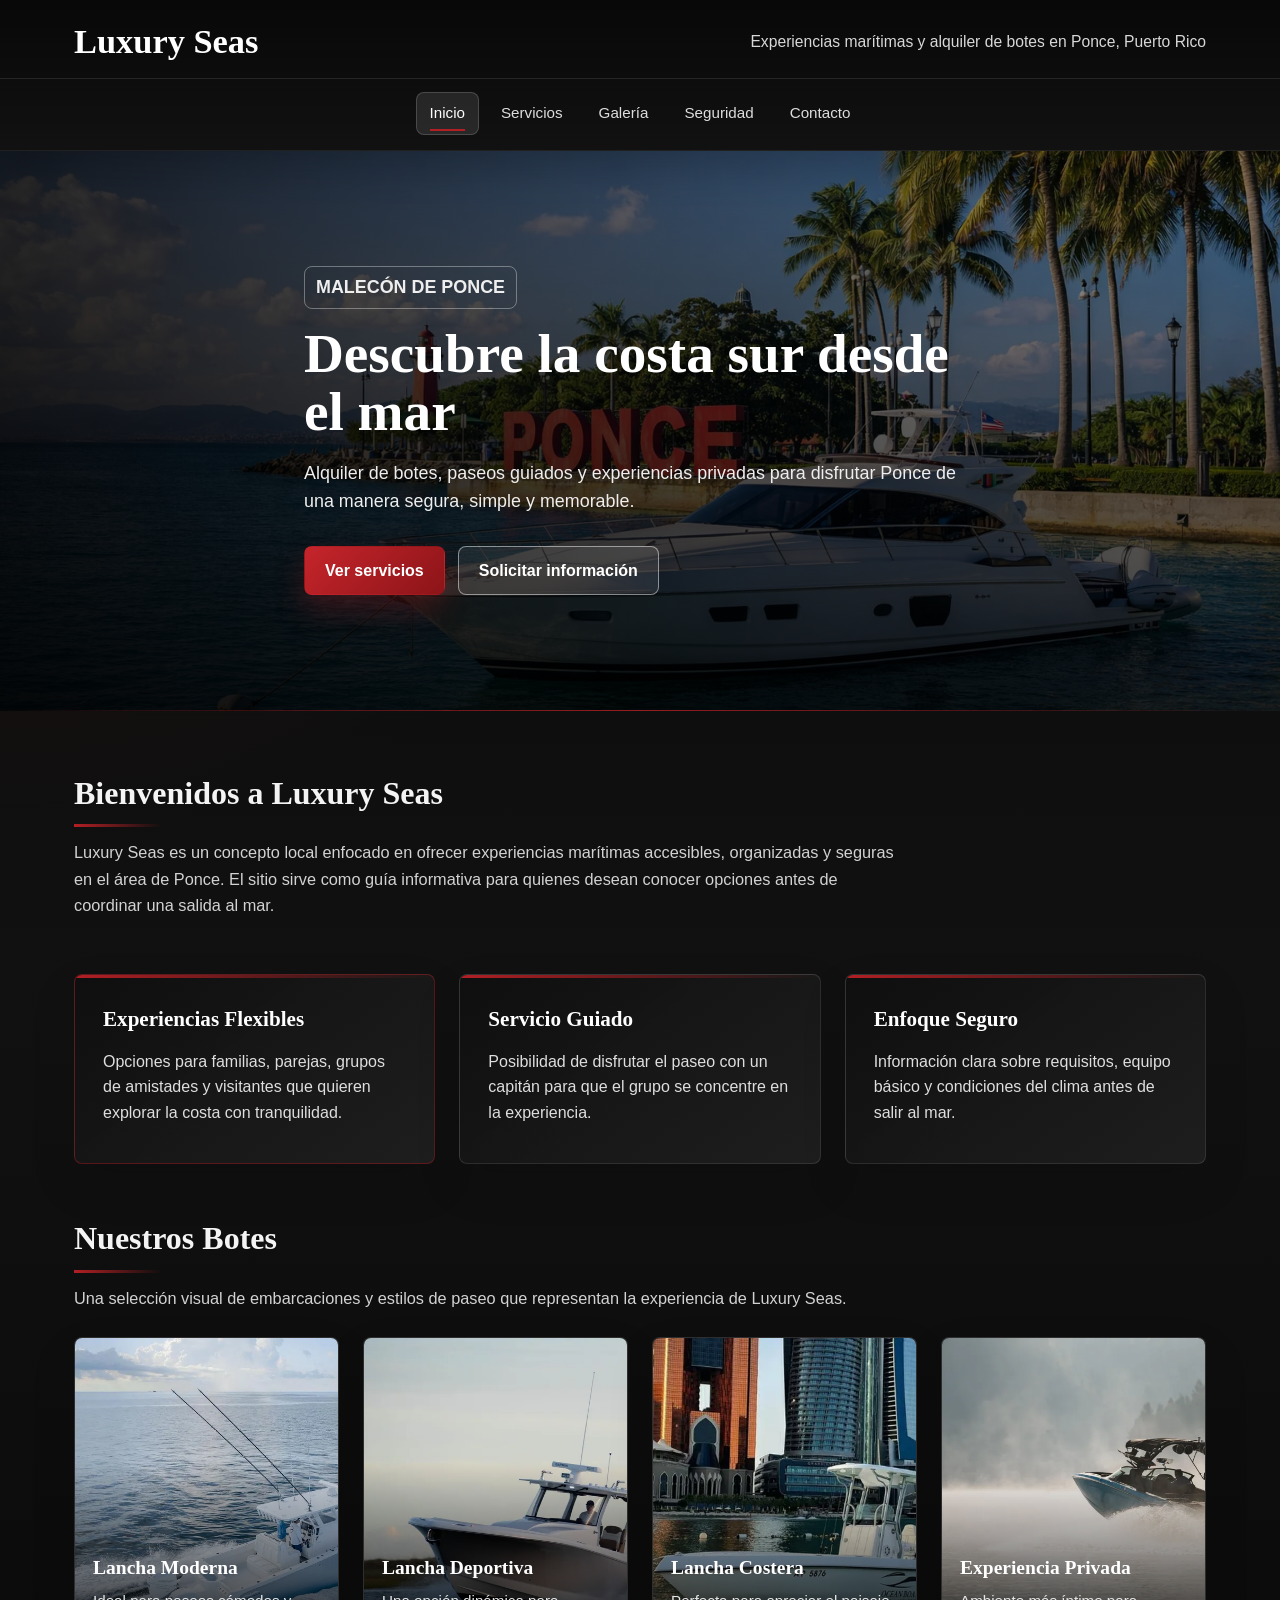
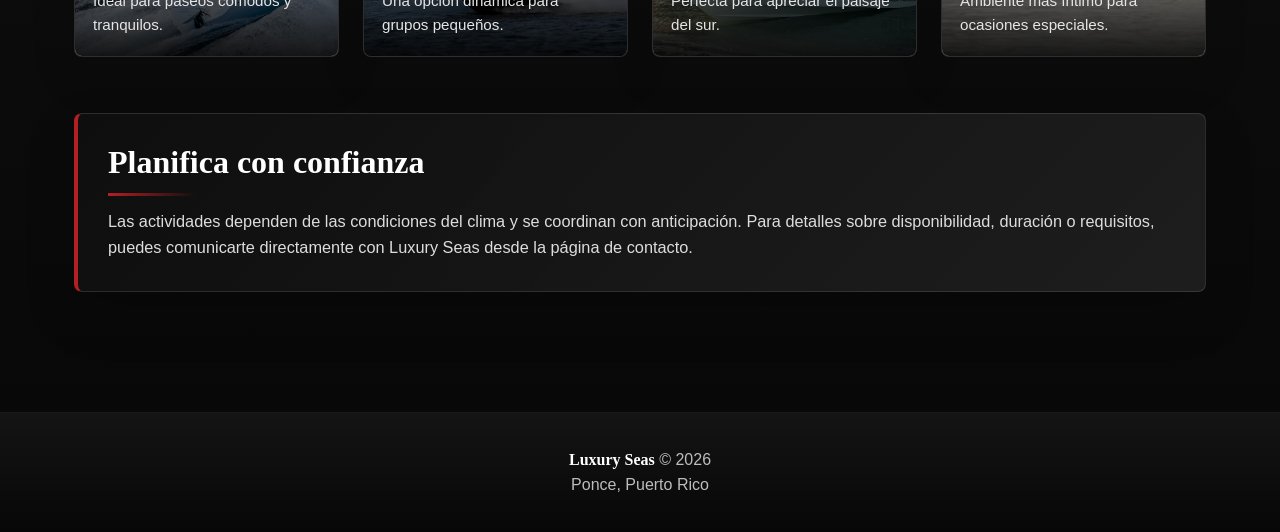
<file: index.html>
<!-- Nombre: Jose A. Santiago Norat -->
<!-- Numero de estudiante: 843-22-9064 -->
<!-- Fecha: Mayo 26, 2026 -->
<!DOCTYPE html>
<html lang="es">
<head>
    <meta charset="UTF-8">
    <meta name="viewport" content="width=device-width, initial-scale=1.0">
    <meta name="description" content="Luxury Seas ofrece alquiler de botes y experiencias marítimas en el área del malecón de Ponce, Puerto Rico.">
    <title>Luxury Seas | Inicio</title>
    <link rel="stylesheet" href="css/styles.css">
    <script src="js/main.js" defer></script>
</head>
<body>
    <a class="skip-link" href="#contenido">Saltar al contenido</a>

    <header class="site-header">
        <div class="container header-inner">
            <a class="brand" href="index.html">Luxury Seas</a>
            <p class="tagline">Experiencias marítimas y alquiler de botes en Ponce, Puerto Rico</p>
        </div>
        <nav class="site-nav" aria-label="Navegación principal">
            <a href="index.html" aria-current="page">Inicio</a>
            <a href="servicios.html">Servicios</a>
            <a href="galeria.html">Galería</a>
            <a href="seguridad.html">Seguridad</a>
            <a href="contacto.html">Contacto</a>
        </nav>
    </header>

    <section class="hero">
        <div class="container hero-content reveal">
            <p class="eyebrow">Malecón de Ponce</p>
            <h1>Descubre la costa sur desde el mar</h1>
            <p>Alquiler de botes, paseos guiados y experiencias privadas para disfrutar Ponce de una manera segura, simple y memorable.</p>
            <div class="hero-actions">
                <a class="button button-primary" href="servicios.html">Ver servicios</a>
                <a class="button button-secondary" href="contacto.html">Solicitar información</a>
            </div>
        </div>
    </section>

    <main id="contenido">
        <section class="container section-block reveal">
            <div class="section-head">
                <h2>Bienvenidos a Luxury Seas</h2>
                <p>
                    Luxury Seas es un concepto local enfocado en ofrecer experiencias marítimas accesibles,
                    organizadas y seguras en el área de Ponce. El sitio sirve como guía informativa para
                    quienes desean conocer opciones antes de coordinar una salida al mar.
                </p>
            </div>
        </section>

        <div class="container section-block">
            <div class="grid grid-3">
                <article class="card accent-card reveal">
                    <h3>Experiencias Flexibles</h3>
                    <p>Opciones para familias, parejas, grupos de amistades y visitantes que quieren explorar la costa con tranquilidad.</p>
                </article>

                <article class="card reveal">
                    <h3>Servicio Guiado</h3>
                    <p>Posibilidad de disfrutar el paseo con un capitán para que el grupo se concentre en la experiencia.</p>
                </article>

                <article class="card reveal">
                    <h3>Enfoque Seguro</h3>
                    <p>Información clara sobre requisitos, equipo básico y condiciones del clima antes de salir al mar.</p>
                </article>
            </div>
        </div>

        <section class="container section-block">
            <div class="section-head reveal">
                <h2>Nuestros Botes</h2>
                <p>Una selección visual de embarcaciones y estilos de paseo que representan la experiencia de Luxury Seas.</p>
            </div>

            <div class="grid grid-4">
                <figure class="image-card reveal">
                    <picture>
                        <source srcset="images/optimized/boat1.webp" type="image/webp">
                        <img src="images/boat1.jpg" width="900" height="600" loading="lazy" alt="Lancha moderna navegando cerca de la costa">
                    </picture>
                    <figcaption>
                        <h3>Lancha Moderna</h3>
                        <p>Ideal para paseos cómodos y tranquilos.</p>
                    </figcaption>
                </figure>

                <figure class="image-card reveal">
                    <picture>
                        <source srcset="images/optimized/boat2.webp" type="image/webp">
                        <img src="images/boat2.jpg" width="900" height="601" loading="lazy" alt="Lancha deportiva preparada para una salida recreativa">
                    </picture>
                    <figcaption>
                        <h3>Lancha Deportiva</h3>
                        <p>Una opción dinámica para grupos pequeños.</p>
                    </figcaption>
                </figure>

                <figure class="image-card reveal">
                    <picture>
                        <source srcset="images/optimized/boat3.webp" type="image/webp">
                        <img src="images/boat3.jpg" width="900" height="477" loading="lazy" alt="Lancha costera en aguas tranquilas">
                    </picture>
                    <figcaption>
                        <h3>Lancha Costera</h3>
                        <p>Perfecta para apreciar el paisaje del sur.</p>
                    </figcaption>
                </figure>

                <figure class="image-card reveal">
                    <picture>
                        <source srcset="images/optimized/boat4.webp" type="image/webp">
                        <img src="images/boat4.jpg" width="900" height="600" loading="lazy" alt="Embarcación privada para una experiencia premium">
                    </picture>
                    <figcaption>
                        <h3>Experiencia Privada</h3>
                        <p>Ambiente más íntimo para ocasiones especiales.</p>
                    </figcaption>
                </figure>
            </div>
        </section>

        <section class="container section-block reveal">
            <div class="content-panel">
                <h2>Planifica con confianza</h2>
                <p class="lead">
                    Las actividades dependen de las condiciones del clima y se coordinan con anticipación.
                    Para detalles sobre disponibilidad, duración o requisitos, puedes comunicarte directamente
                    con Luxury Seas desde la página de contacto.
                </p>
            </div>
        </section>
    </main>

    <footer class="site-footer">
        <div class="container">
            <p><strong>Luxury Seas</strong> © 2026<br>Ponce, Puerto Rico</p>
        </div>
    </footer>
</body>
</html>
</file>
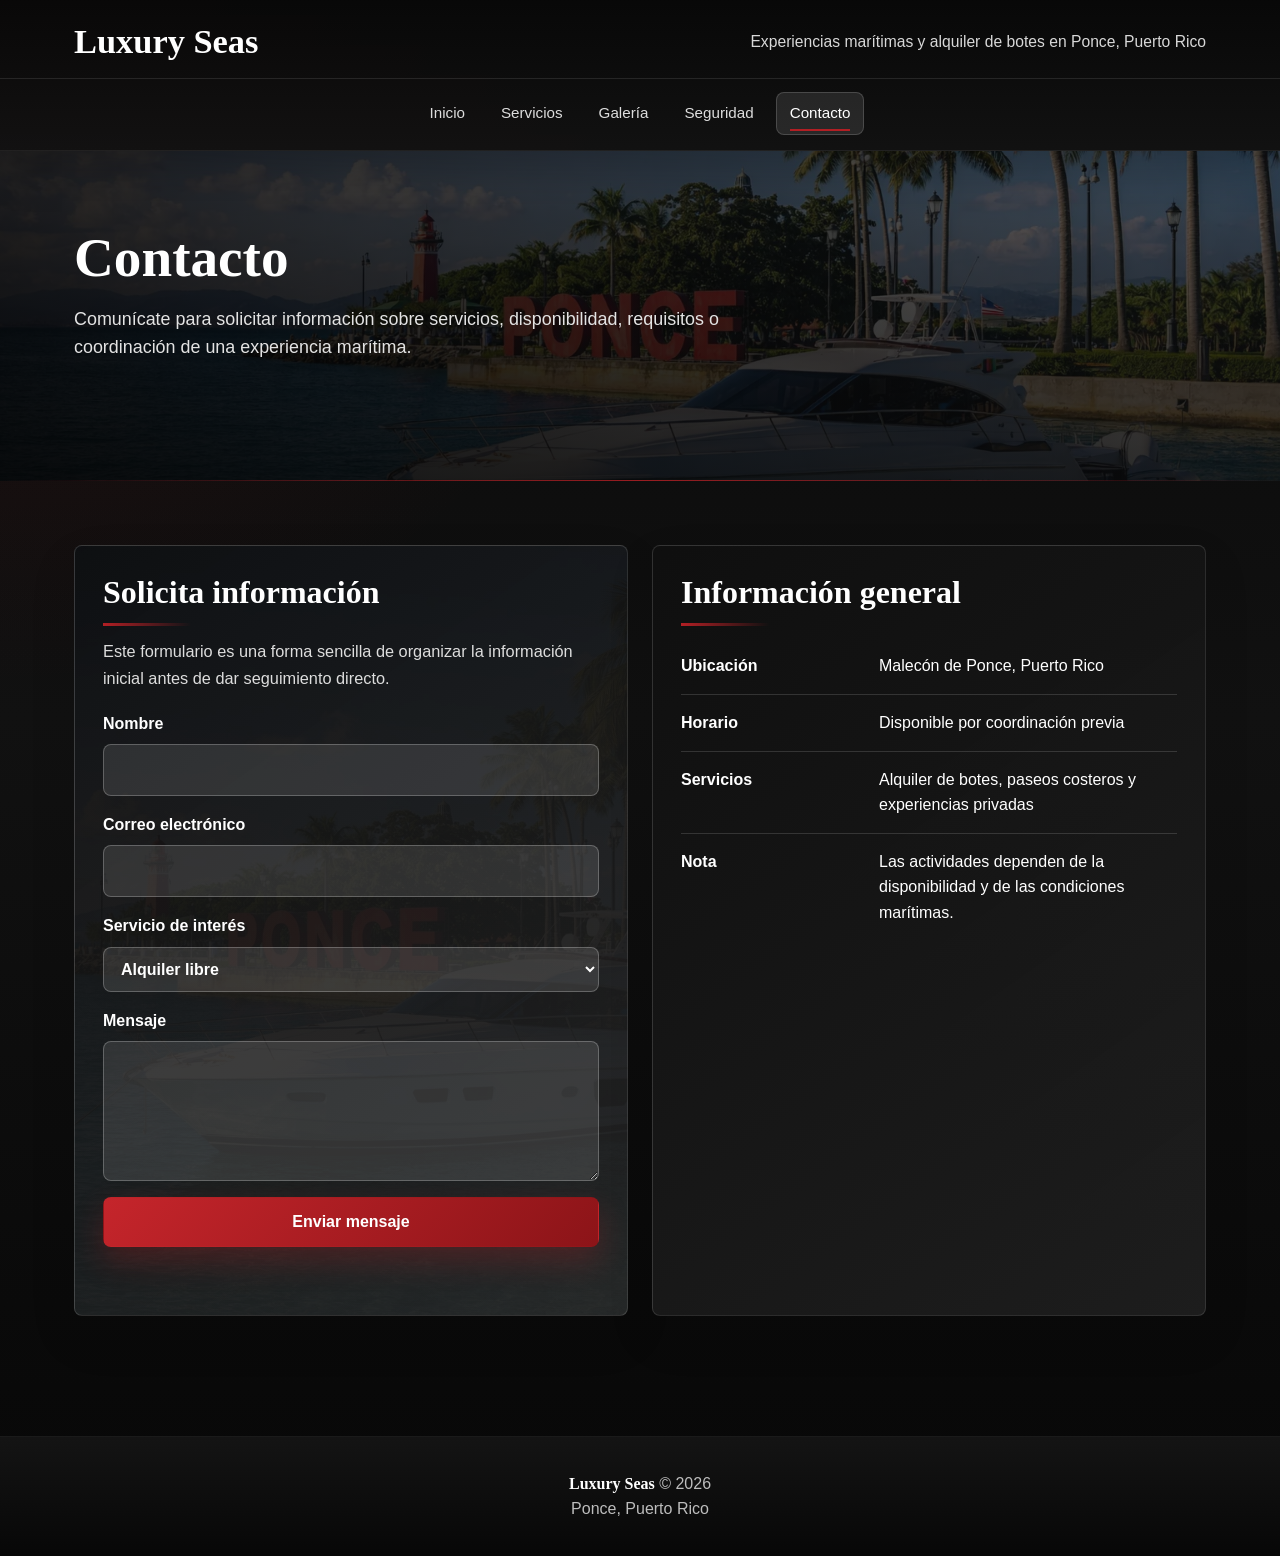
<file: contacto.html>
<!-- Nombre: Jose A. Santiago Norat -->
<!-- Numero de estudiante: 843-22-9064 -->
<!-- Fecha: Mayo 26, 2026 -->
<!DOCTYPE html>
<html lang="es">
<head>
    <meta charset="UTF-8">
    <meta name="viewport" content="width=device-width, initial-scale=1.0">
    <meta name="description" content="Página de contacto de Luxury Seas para solicitar información sobre alquiler de botes y paseos marítimos en Ponce.">
    <title>Luxury Seas | Contacto</title>
    <link rel="stylesheet" href="css/styles.css">
    <script src="js/main.js" defer></script>
</head>
<body>
    <a class="skip-link" href="#contenido">Saltar al contenido</a>

    <header class="site-header">
        <div class="container header-inner">
            <a class="brand" href="index.html">Luxury Seas</a>
            <p class="tagline">Experiencias marítimas y alquiler de botes en Ponce, Puerto Rico</p>
        </div>
        <nav class="site-nav" aria-label="Navegación principal">
            <a href="index.html">Inicio</a>
            <a href="servicios.html">Servicios</a>
            <a href="galeria.html">Galería</a>
            <a href="seguridad.html">Seguridad</a>
            <a href="contacto.html" aria-current="page">Contacto</a>
        </nav>
    </header>

    <section class="page-hero">
        <div class="container reveal">
            <h1>Contacto</h1>
            <p>Comunícate para solicitar información sobre servicios, disponibilidad, requisitos o coordinación de una experiencia marítima.</p>
        </div>
    </section>

    <main id="contenido">
        <section class="container section-block">
            <div class="grid grid-2">
                <div class="contact-card concierge-card reveal">
                    <h2>Solicita información</h2>
                    <p class="lead">Este formulario es una forma sencilla de organizar la información inicial antes de dar seguimiento directo.</p>

                    <form class="form" data-contact-form>
                        <label for="nombre">
                            Nombre
                            <input id="nombre" name="nombre" type="text" autocomplete="name" required>
                        </label>

                        <label for="email">
                            Correo electrónico
                            <input id="email" name="email" type="email" autocomplete="email" required>
                        </label>

                        <label for="servicio">
                            Servicio de interés
                            <select id="servicio" name="servicio">
                                <option value="alquiler">Alquiler libre</option>
                                <option value="capitan">Paseo con capitán</option>
                                <option value="costero">Paseo costero</option>
                                <option value="privado">Experiencia privada</option>
                            </select>
                        </label>

                        <label for="mensaje">
                            Mensaje
                            <textarea id="mensaje" name="mensaje" required></textarea>
                        </label>

                        <button class="button button-primary" type="submit">Enviar mensaje</button>
                        <p class="form-message" aria-live="polite" data-form-message></p>
                    </form>
                </div>

                <aside class="contact-card contact-details reveal">
                    <h2>Información general</h2>
                    <div class="info-row">
                        <strong>Ubicación</strong>
                        <span>Malecón de Ponce, Puerto Rico</span>
                    </div>
                    <div class="info-row">
                        <strong>Horario</strong>
                        <span>Disponible por coordinación previa</span>
                    </div>
                    <div class="info-row">
                        <strong>Servicios</strong>
                        <span>Alquiler de botes, paseos costeros y experiencias privadas</span>
                    </div>
                    <div class="info-row">
                        <strong>Nota</strong>
                        <span>Las actividades dependen de la disponibilidad y de las condiciones marítimas.</span>
                    </div>
                </aside>
            </div>
        </section>
    </main>

    <footer class="site-footer">
        <div class="container">
            <p><strong>Luxury Seas</strong> © 2026<br>Ponce, Puerto Rico</p>
        </div>
    </footer>
</body>
</html>
</file>
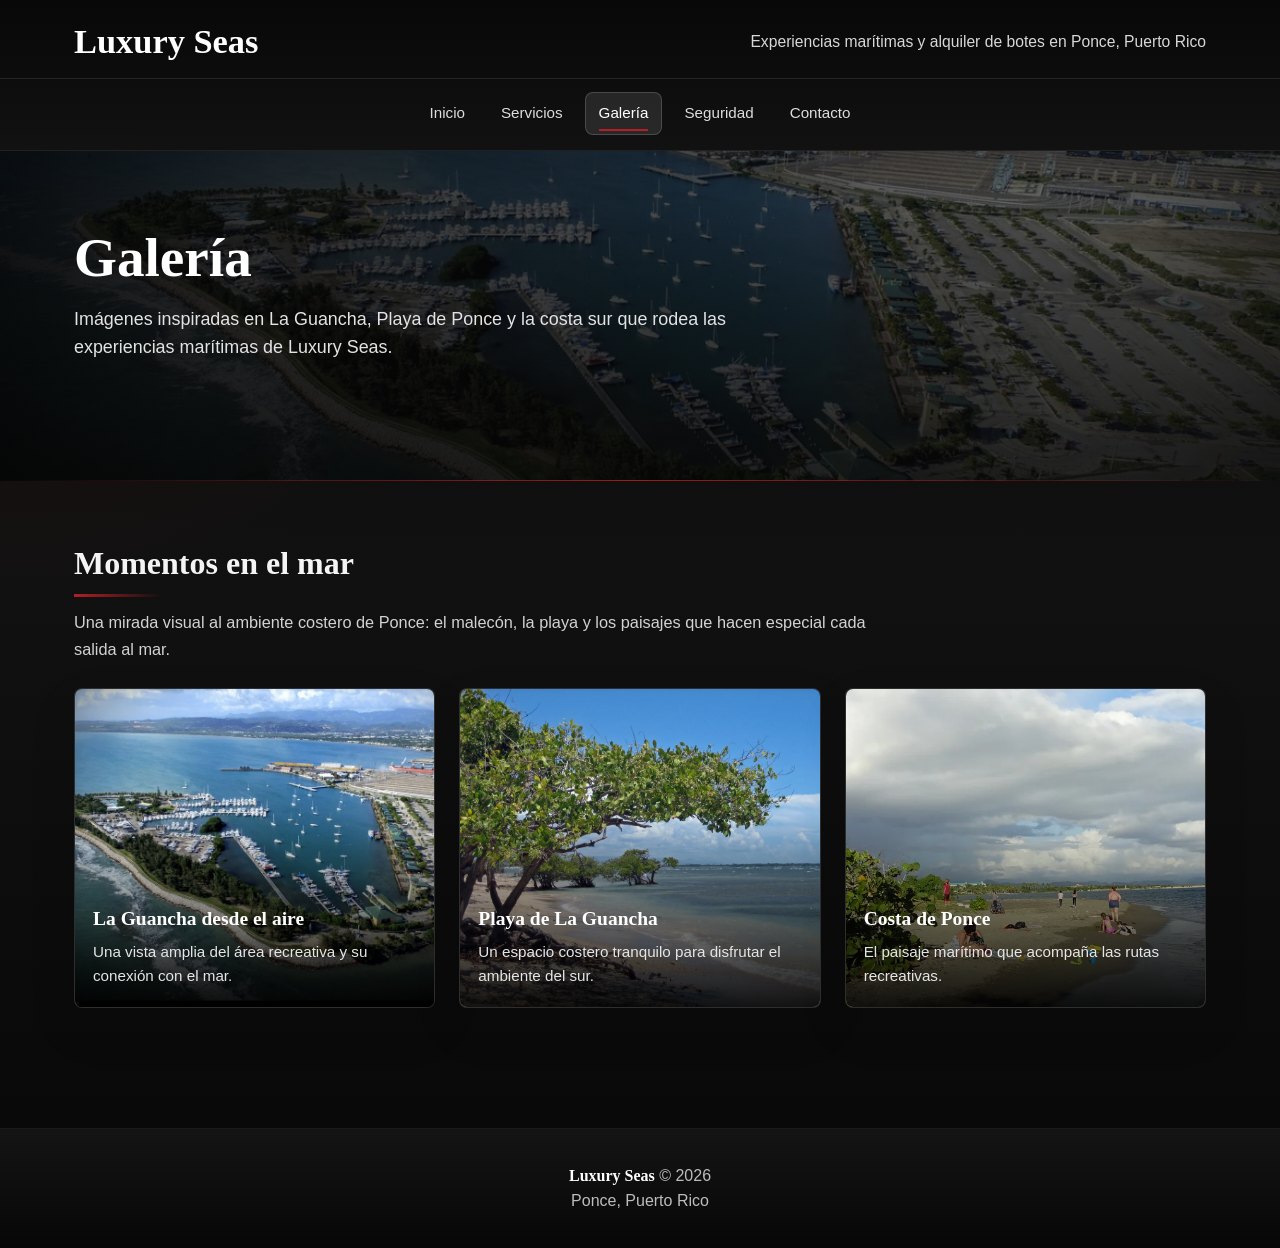
<file: galeria.html>
<!-- Nombre: Jose A. Santiago Norat -->
<!-- Numero de estudiante: 843-22-9064 -->
<!-- Fecha: Mayo 26, 2026 -->
<!DOCTYPE html>
<html lang="es">
<head>
    <meta charset="UTF-8">
    <meta name="viewport" content="width=device-width, initial-scale=1.0">
    <meta name="description" content="Galería visual de Luxury Seas con imágenes de La Guancha, Playa de Ponce y la costa sur de Puerto Rico.">
    <title>Luxury Seas | Galería</title>
    <link rel="stylesheet" href="css/styles.css">
    <script src="js/main.js" defer></script>
</head>
<body>
    <a class="skip-link" href="#contenido">Saltar al contenido</a>

    <header class="site-header">
        <div class="container header-inner">
            <a class="brand" href="index.html">Luxury Seas</a>
            <p class="tagline">Experiencias marítimas y alquiler de botes en Ponce, Puerto Rico</p>
        </div>
        <nav class="site-nav" aria-label="Navegación principal">
            <a href="index.html">Inicio</a>
            <a href="servicios.html">Servicios</a>
            <a href="galeria.html" aria-current="page">Galería</a>
            <a href="seguridad.html">Seguridad</a>
            <a href="contacto.html">Contacto</a>
        </nav>
    </header>

    <section class="page-hero gallery-hero">
        <div class="container reveal">
            <h1>Galería</h1>
            <p>Imágenes inspiradas en La Guancha, Playa de Ponce y la costa sur que rodea las experiencias marítimas de Luxury Seas.</p>
        </div>
    </section>

    <main id="contenido">
        <section class="container section-block">
            <div class="section-head reveal">
                <h2>Momentos en el mar</h2>
                <p>Una mirada visual al ambiente costero de Ponce: el malecón, la playa y los paisajes que hacen especial cada salida al mar.</p>
            </div>

            <div class="grid grid-3">
                <figure class="image-card reveal">
                    <picture>
                        <source srcset="images/gallery/la-guancha-air-view.webp" type="image/webp">
                        <img src="images/gallery-src/la-guancha-air-view.jpg" width="1200" height="688" loading="lazy" alt="Vista aérea de La Guancha en Ponce, Puerto Rico">
                    </picture>
                    <figcaption>
                        <h3>La Guancha desde el aire</h3>
                        <p>Una vista amplia del área recreativa y su conexión con el mar.</p>
                    </figcaption>
                </figure>

                <figure class="image-card reveal">
                    <picture>
                        <source srcset="images/gallery/ponce-la-guancha-beach.webp" type="image/webp">
                        <img src="images/gallery-src/ponce-la-guancha-beach.jpg" width="1200" height="900" loading="lazy" alt="Playa de La Guancha en Ponce">
                    </picture>
                    <figcaption>
                        <h3>Playa de La Guancha</h3>
                        <p>Un espacio costero tranquilo para disfrutar el ambiente del sur.</p>
                    </figcaption>
                </figure>

                <figure class="image-card reveal">
                    <picture>
                        <source srcset="images/gallery/playa-la-guancha.webp" type="image/webp">
                        <img src="images/gallery-src/playa-la-guancha.jpg" width="1200" height="528" loading="lazy" alt="Costa y playa de La Guancha mirando hacia el este">
                    </picture>
                    <figcaption>
                        <h3>Costa de Ponce</h3>
                        <p>El paisaje marítimo que acompaña las rutas recreativas.</p>
                    </figcaption>
                </figure>
            </div>
        </section>
    </main>

    <footer class="site-footer">
        <div class="container">
            <p><strong>Luxury Seas</strong> © 2026<br>Ponce, Puerto Rico</p>
        </div>
    </footer>
</body>
</html>
</file>
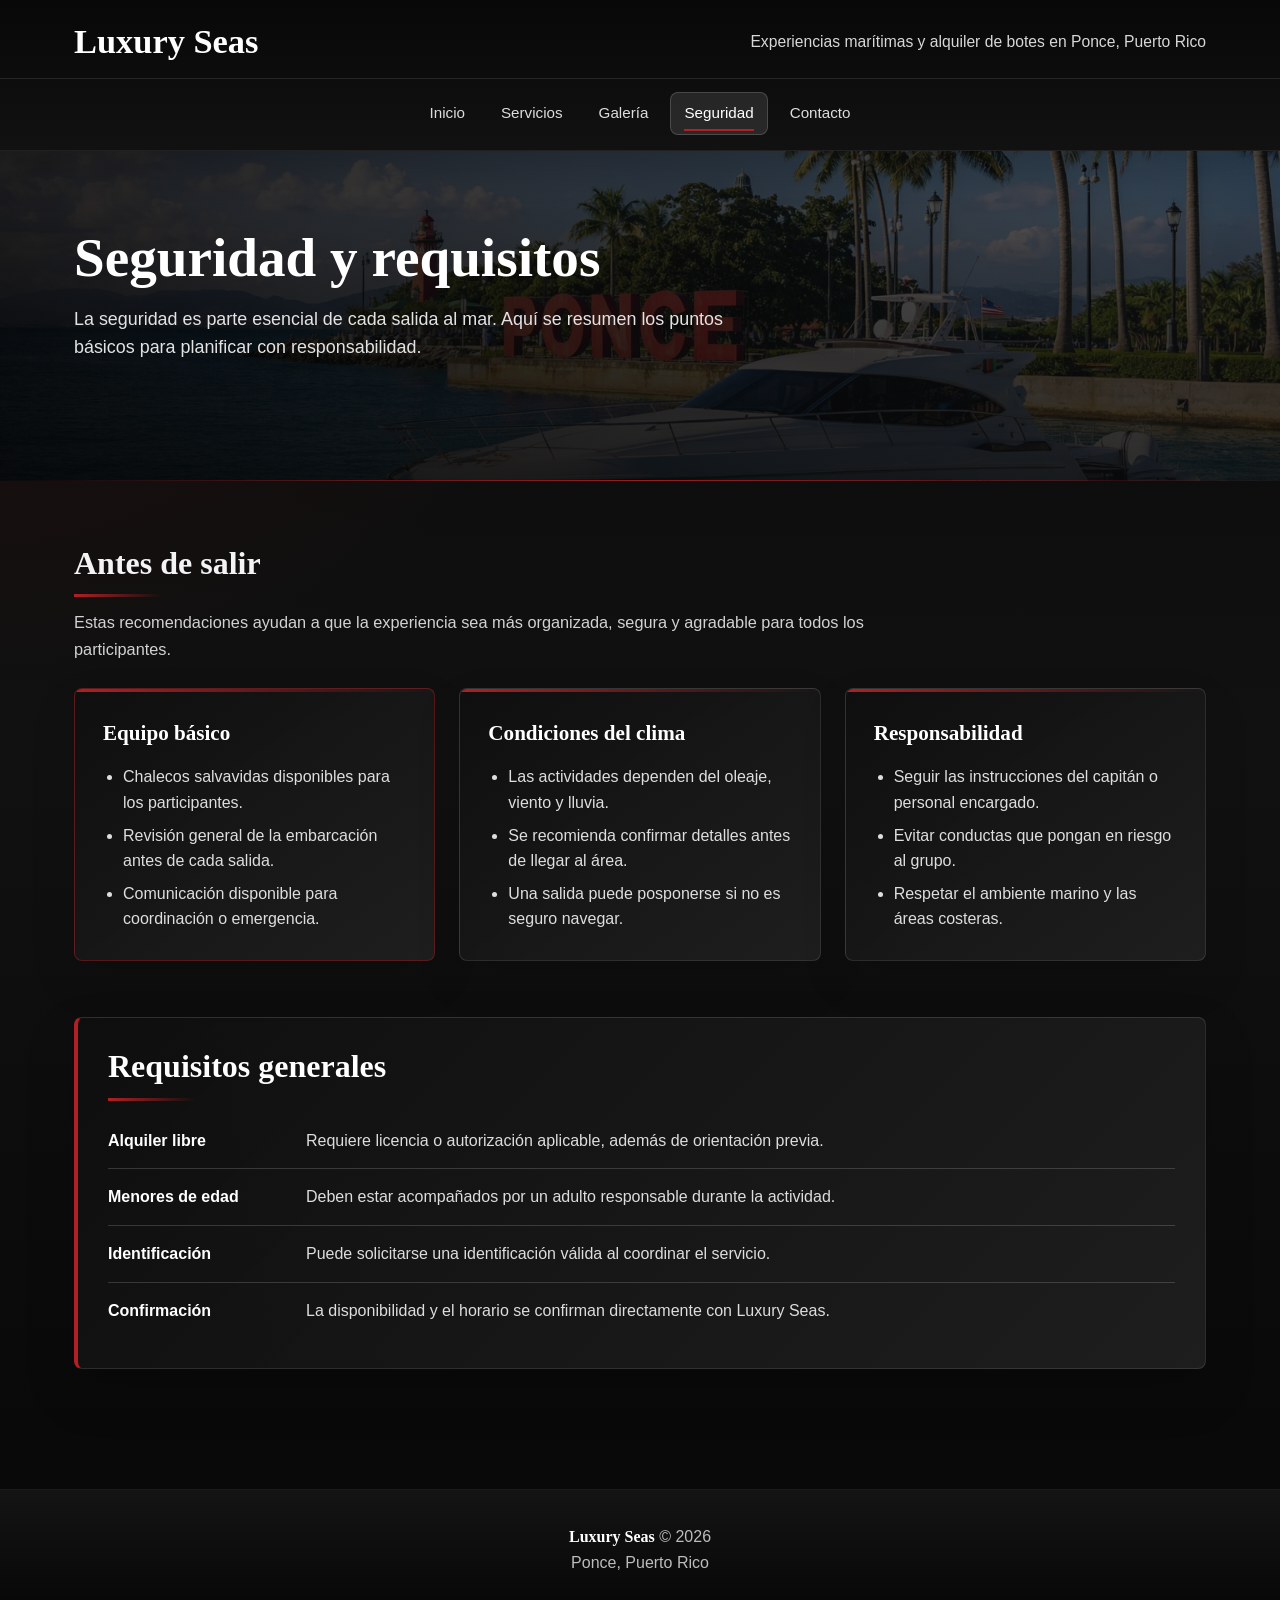
<file: seguridad.html>
<!-- Nombre: Jose A. Santiago Norat -->
<!-- Numero de estudiante: 843-22-9064 -->
<!-- Fecha: Mayo 26, 2026 -->
<!DOCTYPE html>
<html lang="es">
<head>
    <meta charset="UTF-8">
    <meta name="viewport" content="width=device-width, initial-scale=1.0">
    <meta name="description" content="Información de seguridad y requisitos básicos para las experiencias marítimas de Luxury Seas en Ponce.">
    <title>Luxury Seas | Seguridad</title>
    <link rel="stylesheet" href="css/styles.css">
    <script src="js/main.js" defer></script>
</head>
<body>
    <a class="skip-link" href="#contenido">Saltar al contenido</a>

    <header class="site-header">
        <div class="container header-inner">
            <a class="brand" href="index.html">Luxury Seas</a>
            <p class="tagline">Experiencias marítimas y alquiler de botes en Ponce, Puerto Rico</p>
        </div>
        <nav class="site-nav" aria-label="Navegación principal">
            <a href="index.html">Inicio</a>
            <a href="servicios.html">Servicios</a>
            <a href="galeria.html">Galería</a>
            <a href="seguridad.html" aria-current="page">Seguridad</a>
            <a href="contacto.html">Contacto</a>
        </nav>
    </header>

    <section class="page-hero">
        <div class="container reveal">
            <h1>Seguridad y requisitos</h1>
            <p>La seguridad es parte esencial de cada salida al mar. Aquí se resumen los puntos básicos para planificar con responsabilidad.</p>
        </div>
    </section>

    <main id="contenido">
        <section class="container section-block">
            <div class="section-head reveal">
                <h2>Antes de salir</h2>
                <p>Estas recomendaciones ayudan a que la experiencia sea más organizada, segura y agradable para todos los participantes.</p>
            </div>

            <div class="grid grid-3">
                <article class="card accent-card reveal">
                    <h3>Equipo básico</h3>
                    <ul class="check-list">
                        <li>Chalecos salvavidas disponibles para los participantes.</li>
                        <li>Revisión general de la embarcación antes de cada salida.</li>
                        <li>Comunicación disponible para coordinación o emergencia.</li>
                    </ul>
                </article>

                <article class="card reveal">
                    <h3>Condiciones del clima</h3>
                    <ul class="check-list">
                        <li>Las actividades dependen del oleaje, viento y lluvia.</li>
                        <li>Se recomienda confirmar detalles antes de llegar al área.</li>
                        <li>Una salida puede posponerse si no es seguro navegar.</li>
                    </ul>
                </article>

                <article class="card reveal">
                    <h3>Responsabilidad</h3>
                    <ul class="check-list">
                        <li>Seguir las instrucciones del capitán o personal encargado.</li>
                        <li>Evitar conductas que pongan en riesgo al grupo.</li>
                        <li>Respetar el ambiente marino y las áreas costeras.</li>
                    </ul>
                </article>
            </div>
        </section>

        <section class="container section-block reveal">
            <div class="content-panel">
                <h2>Requisitos generales</h2>
                <div class="info-row">
                    <strong>Alquiler libre</strong>
                    <span>Requiere licencia o autorización aplicable, además de orientación previa.</span>
                </div>
                <div class="info-row">
                    <strong>Menores de edad</strong>
                    <span>Deben estar acompañados por un adulto responsable durante la actividad.</span>
                </div>
                <div class="info-row">
                    <strong>Identificación</strong>
                    <span>Puede solicitarse una identificación válida al coordinar el servicio.</span>
                </div>
                <div class="info-row">
                    <strong>Confirmación</strong>
                    <span>La disponibilidad y el horario se confirman directamente con Luxury Seas.</span>
                </div>
            </div>
        </section>
    </main>

    <footer class="site-footer">
        <div class="container">
            <p><strong>Luxury Seas</strong> © 2026<br>Ponce, Puerto Rico</p>
        </div>
    </footer>
</body>
</html>
</file>
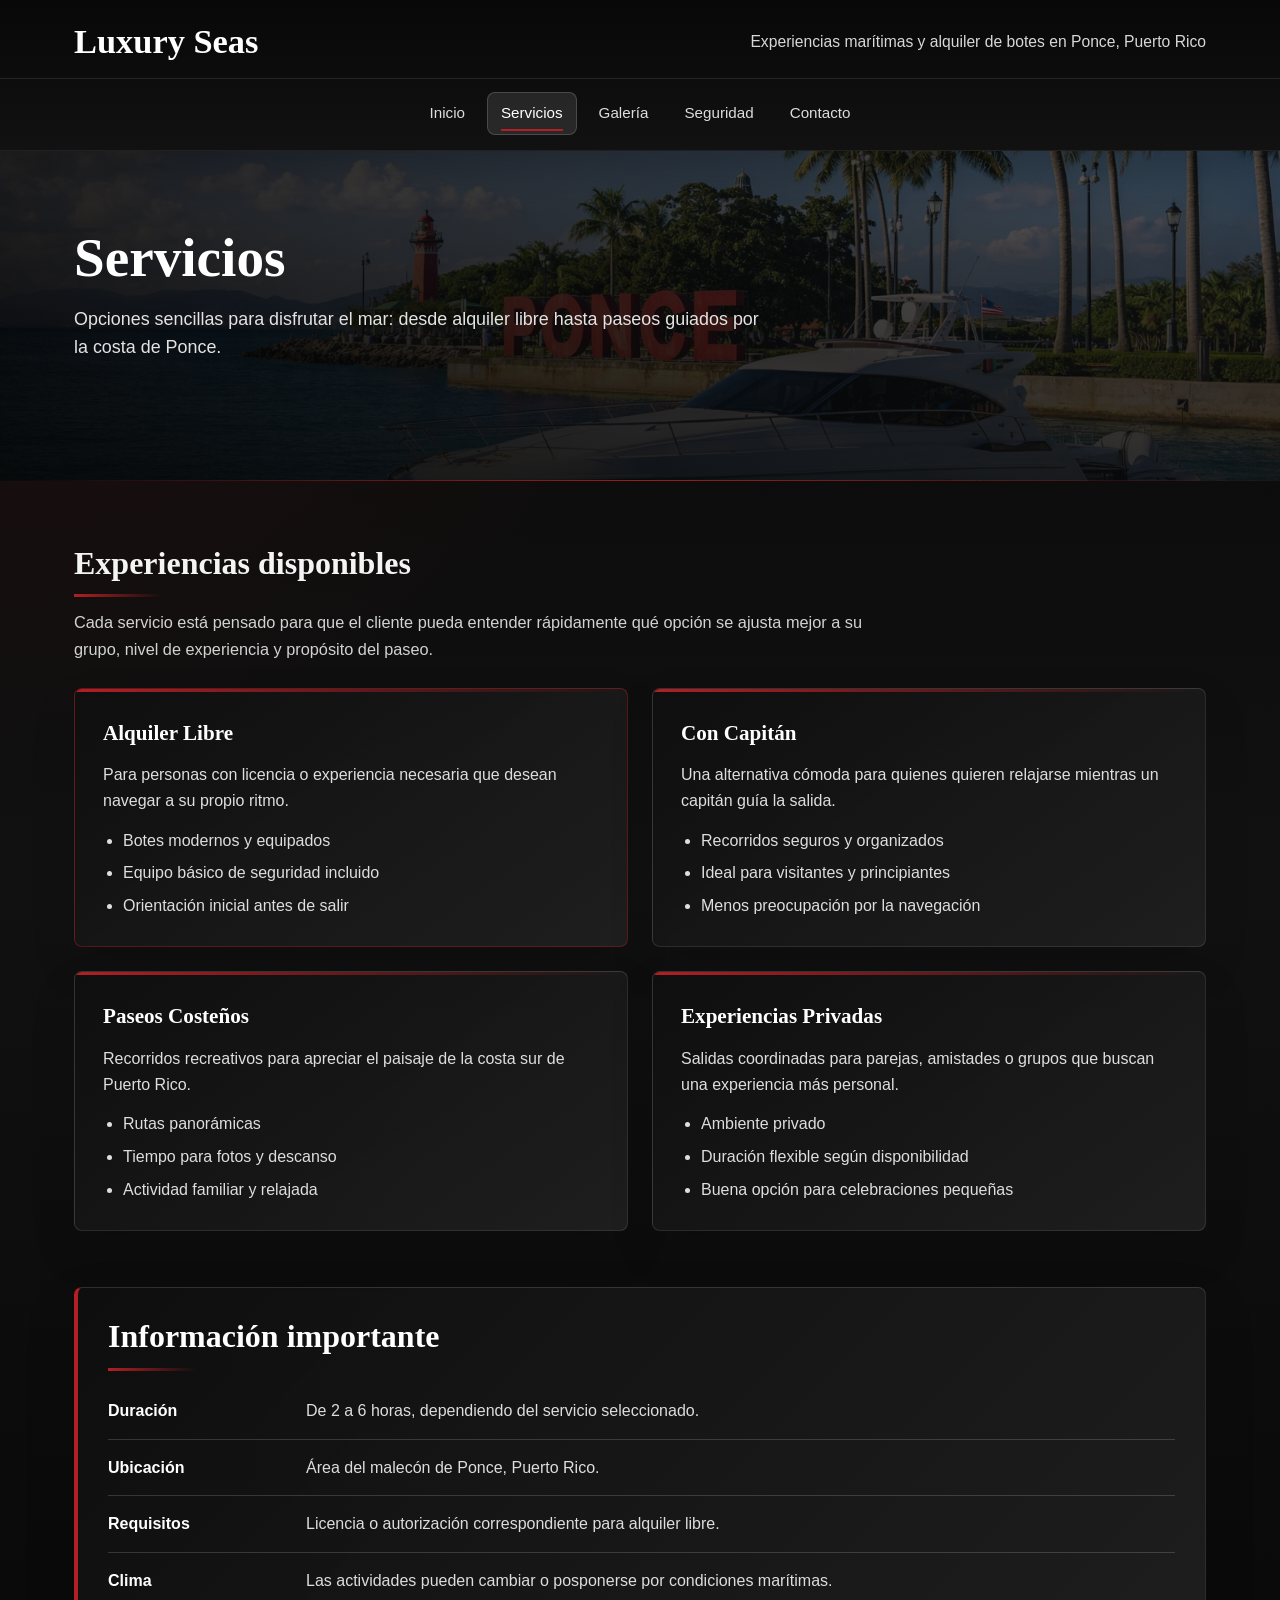
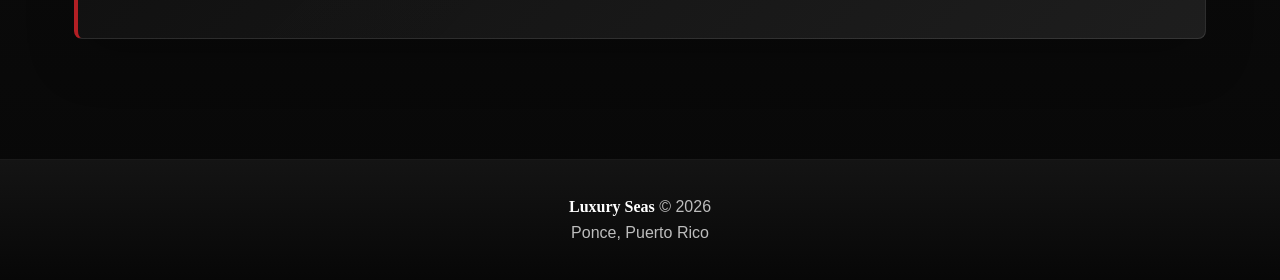
<file: servicios.html>
<!-- Nombre: Jose A. Santiago Norat -->
<!-- Numero de estudiante: 843-22-9064 -->
<!-- Fecha: Mayo 26, 2026 -->
<!DOCTYPE html>
<html lang="es">
<head>
    <meta charset="UTF-8">
    <meta name="viewport" content="width=device-width, initial-scale=1.0">
    <meta name="description" content="Servicios de Luxury Seas: alquiler de botes, paseos con capitán, recorridos costeros y experiencias privadas en Ponce.">
    <title>Luxury Seas | Servicios</title>
    <link rel="stylesheet" href="css/styles.css">
    <script src="js/main.js" defer></script>
</head>
<body>
    <a class="skip-link" href="#contenido">Saltar al contenido</a>

    <header class="site-header">
        <div class="container header-inner">
            <a class="brand" href="index.html">Luxury Seas</a>
            <p class="tagline">Experiencias marítimas y alquiler de botes en Ponce, Puerto Rico</p>
        </div>
        <nav class="site-nav" aria-label="Navegación principal">
            <a href="index.html">Inicio</a>
            <a href="servicios.html" aria-current="page">Servicios</a>
            <a href="galeria.html">Galería</a>
            <a href="seguridad.html">Seguridad</a>
            <a href="contacto.html">Contacto</a>
        </nav>
    </header>

    <section class="page-hero">
        <div class="container reveal">
            <h1>Servicios</h1>
            <p>Opciones sencillas para disfrutar el mar: desde alquiler libre hasta paseos guiados por la costa de Ponce.</p>
        </div>
    </section>

    <main id="contenido">
        <section class="container section-block">
            <div class="section-head reveal">
                <h2>Experiencias disponibles</h2>
                <p>
                    Cada servicio está pensado para que el cliente pueda entender rápidamente qué opción se ajusta mejor
                    a su grupo, nivel de experiencia y propósito del paseo.
                </p>
            </div>

            <div class="grid grid-2">
                <article class="card accent-card reveal">
                    <h3>Alquiler Libre</h3>
                    <p>Para personas con licencia o experiencia necesaria que desean navegar a su propio ritmo.</p>
                    <ul>
                        <li>Botes modernos y equipados</li>
                        <li>Equipo básico de seguridad incluido</li>
                        <li>Orientación inicial antes de salir</li>
                    </ul>
                </article>

                <article class="card reveal">
                    <h3>Con Capitán</h3>
                    <p>Una alternativa cómoda para quienes quieren relajarse mientras un capitán guía la salida.</p>
                    <ul>
                        <li>Recorridos seguros y organizados</li>
                        <li>Ideal para visitantes y principiantes</li>
                        <li>Menos preocupación por la navegación</li>
                    </ul>
                </article>

                <article class="card reveal">
                    <h3>Paseos Costeños</h3>
                    <p>Recorridos recreativos para apreciar el paisaje de la costa sur de Puerto Rico.</p>
                    <ul>
                        <li>Rutas panorámicas</li>
                        <li>Tiempo para fotos y descanso</li>
                        <li>Actividad familiar y relajada</li>
                    </ul>
                </article>

                <article class="card reveal">
                    <h3>Experiencias Privadas</h3>
                    <p>Salidas coordinadas para parejas, amistades o grupos que buscan una experiencia más personal.</p>
                    <ul>
                        <li>Ambiente privado</li>
                        <li>Duración flexible según disponibilidad</li>
                        <li>Buena opción para celebraciones pequeñas</li>
                    </ul>
                </article>
            </div>
        </section>

        <section class="container section-block reveal">
            <div class="content-panel">
                <h2>Información importante</h2>
                <div class="info-row">
                    <strong>Duración</strong>
                    <span>De 2 a 6 horas, dependiendo del servicio seleccionado.</span>
                </div>
                <div class="info-row">
                    <strong>Ubicación</strong>
                    <span>Área del malecón de Ponce, Puerto Rico.</span>
                </div>
                <div class="info-row">
                    <strong>Requisitos</strong>
                    <span>Licencia o autorización correspondiente para alquiler libre.</span>
                </div>
                <div class="info-row">
                    <strong>Clima</strong>
                    <span>Las actividades pueden cambiar o posponerse por condiciones marítimas.</span>
                </div>
            </div>
        </section>
    </main>

    <footer class="site-footer">
        <div class="container">
            <p><strong>Luxury Seas</strong> © 2026<br>Ponce, Puerto Rico</p>
        </div>
    </footer>
</body>
</html>
</file>
<file: css/styles.css>
/* Nombre: Jose A. Santiago Norat */
/* Luxury Seas - estilos generales */

* {
    box-sizing: border-box;
    margin: 0;
    padding: 0;
}

html {
    scroll-behavior: smooth;
}

body {
    background:
        radial-gradient(circle at top left, rgba(178, 31, 36, 0.16), transparent 34%),
        linear-gradient(180deg, #070707 0%, #111111 46%, #070707 100%);
    color: #f4f4f4;
    font-family: Arial, Helvetica, sans-serif;
    line-height: 1.6;
}

img {
    display: block;
    max-width: 100%;
}

a {
    color: inherit;
}

.skip-link {
    background: #b21f24;
    color: #ffffff;
    left: 16px;
    padding: 10px 14px;
    position: absolute;
    top: -48px;
    z-index: 20;
}

.skip-link:focus {
    top: 16px;
}

.container {
    margin: 0 auto;
    max-width: 1180px;
    padding: 0 24px;
}

.site-header {
    background: linear-gradient(180deg, rgba(8, 8, 8, 0.98), rgba(18, 18, 18, 0.96));
    border-bottom: 1px solid rgba(255, 255, 255, 0.1);
    box-shadow: 0 18px 40px rgba(0, 0, 0, 0.24);
    color: #ffffff;
    position: relative;
    z-index: 10;
}

.header-inner {
    align-items: center;
    display: flex;
    gap: 22px;
    justify-content: space-between;
    padding-bottom: 20px;
    padding-top: 24px;
}

.brand {
    color: #ffffff;
    font-family: Georgia, "Times New Roman", serif;
    font-size: 2.15rem;
    font-weight: 700;
    line-height: 1;
    text-decoration: none;
}

.tagline {
    color: #d8d8d8;
    font-size: 0.98rem;
    max-width: 560px;
    overflow-wrap: break-word;
    text-align: right;
}

.site-nav {
    align-items: center;
    border-top: 1px solid rgba(255, 255, 255, 0.1);
    display: flex;
    flex-wrap: wrap;
    gap: 8px;
    justify-content: center;
    padding: 13px 24px 15px;
}

.site-nav a {
    border: 1px solid transparent;
    border-radius: 8px;
    color: #dddddd;
    flex: 0 0 auto;
    font-size: 0.95rem;
    padding: 8px 13px;
    position: relative;
    text-decoration: none;
    transition: background 0.22s ease, border-color 0.22s ease, color 0.22s ease;
}

.site-nav a:hover,
.site-nav a:focus-visible,
.site-nav a[aria-current="page"] {
    background: rgba(255, 255, 255, 0.1);
    border-color: rgba(255, 255, 255, 0.16);
    color: #ffffff;
}

.site-nav a[aria-current="page"]::after {
    background: #b21f24;
    bottom: 3px;
    content: "";
    height: 2px;
    left: 13px;
    position: absolute;
    right: 13px;
}

.hero {
    align-items: center;
    background:
        linear-gradient(90deg, rgba(0, 0, 0, 0.78) 0%, rgba(0, 0, 0, 0.52) 44%, rgba(0, 0, 0, 0.18) 100%),
        linear-gradient(180deg, rgba(0, 0, 0, 0.18), rgba(0, 0, 0, 0.74)),
        url("../images/optimized/hero.webp") center/cover no-repeat;
    color: #ffffff;
    display: flex;
    min-height: 560px;
    position: relative;
}

.hero::after,
.page-hero::after {
    background: linear-gradient(90deg, transparent, rgba(178, 31, 36, 0.85), transparent);
    bottom: 0;
    content: "";
    height: 1px;
    left: 0;
    position: absolute;
    right: 0;
}

.hero-content {
    max-width: 720px;
    padding-bottom: 90px;
    padding-top: 90px;
}

.eyebrow {
    border: 1px solid rgba(255, 255, 255, 0.34);
    border-radius: 8px;
    color: #ffffff;
    display: inline-block;
    font-size: 0.88rem;
    font-weight: 700;
    margin-bottom: 16px;
    padding: 6px 11px;
    text-transform: uppercase;
}

.hero h1,
.page-hero h1 {
    font-family: Georgia, "Times New Roman", serif;
    font-size: 3.45rem;
    line-height: 1.05;
    margin-bottom: 18px;
}

.hero p,
.page-hero p {
    color: #eeeeee;
    font-size: 1.12rem;
    max-width: 690px;
    overflow-wrap: break-word;
}

.hero-actions {
    display: flex;
    flex-wrap: wrap;
    gap: 13px;
    margin-top: 30px;
}

.button {
    align-items: center;
    border: 1px solid transparent;
    border-radius: 8px;
    cursor: pointer;
    display: inline-flex;
    font: inherit;
    font-weight: 700;
    justify-content: center;
    min-height: 46px;
    padding: 11px 20px;
    text-decoration: none;
    transition: background 0.22s ease, border-color 0.22s ease, color 0.22s ease, transform 0.22s ease;
}

.button:hover,
.button:focus-visible {
    transform: translateY(-2px);
}

.button-primary {
    background: linear-gradient(135deg, #c5252b, #8c1418);
    box-shadow: 0 14px 30px rgba(178, 31, 36, 0.28);
    color: #ffffff;
}

.button-primary:hover,
.button-primary:focus-visible {
    background: linear-gradient(135deg, #d22a31, #7d1115);
}

.button-secondary {
    background: rgba(255, 255, 255, 0.08);
    border-color: rgba(255, 255, 255, 0.48);
    color: #ffffff;
}

.button-secondary:hover,
.button-secondary:focus-visible {
    background: rgba(255, 255, 255, 0.16);
    border-color: rgba(255, 255, 255, 0.72);
}

.page-hero {
    background:
        linear-gradient(90deg, rgba(4, 4, 4, 0.84), rgba(16, 16, 16, 0.56)),
        linear-gradient(180deg, rgba(0, 0, 0, 0.12), rgba(0, 0, 0, 0.68)),
        url("../images/optimized/hero.webp") center/cover no-repeat;
    color: #ffffff;
    min-height: 330px;
    padding: 78px 0;
    position: relative;
}

.page-hero p {
    color: #e3e3e3;
}

.gallery-hero {
    background:
        linear-gradient(90deg, rgba(4, 4, 4, 0.84), rgba(16, 16, 16, 0.48)),
        linear-gradient(180deg, rgba(0, 0, 0, 0.08), rgba(0, 0, 0, 0.72)),
        url("../images/gallery/la-guancha-air-view.webp") center/cover no-repeat;
}

main {
    background: transparent;
    padding: 64px 0;
}

.section-block {
    margin-bottom: 56px;
}

.section-head {
    margin-bottom: 26px;
    max-width: 820px;
}

.section-head h2,
.content-panel h2,
.contact-card h2 {
    font-family: Georgia, "Times New Roman", serif;
    font-size: 2rem;
    line-height: 1.18;
    margin-bottom: 12px;
}

.section-head h2::after,
.content-panel h2::after,
.contact-card h2::after {
    background: linear-gradient(90deg, #b21f24, rgba(178, 31, 36, 0));
    content: "";
    display: block;
    height: 3px;
    margin-top: 12px;
    width: 88px;
}

.section-head p,
.lead {
    color: #d2d2d2;
    font-size: 1.02rem;
}

.grid {
    display: grid;
    gap: 24px;
}

.grid-2 {
    grid-template-columns: repeat(2, minmax(0, 1fr));
}

.grid-3 {
    grid-template-columns: repeat(3, minmax(0, 1fr));
}

.grid-4 {
    grid-template-columns: repeat(4, minmax(0, 1fr));
}

.card,
.image-card,
.contact-card {
    border: 1px solid rgba(255, 255, 255, 0.12);
    border-radius: 8px;
    box-shadow: 0 20px 48px rgba(0, 0, 0, 0.11);
}

.card,
.contact-card {
    background: linear-gradient(145deg, rgba(15, 15, 15, 0.92), rgba(34, 34, 34, 0.82));
    color: #ffffff;
    padding: 28px;
}

.card {
    min-height: 190px;
    overflow: hidden;
    position: relative;
}

.card::before {
    background: linear-gradient(90deg, #b21f24, rgba(178, 31, 36, 0));
    content: "";
    height: 3px;
    left: 0;
    position: absolute;
    right: 0;
    top: 0;
}

.card h3,
.contact-card h3 {
    color: #ffffff;
    font-family: Georgia, "Times New Roman", serif;
    font-size: 1.32rem;
    margin-bottom: 12px;
}

.card p,
.card li,
.contact-card p {
    color: #dedede;
}

.card ul,
.check-list {
    margin-top: 14px;
    padding-left: 20px;
}

.card li + li,
.check-list li + li {
    margin-top: 7px;
}

.accent-card {
    border-color: rgba(178, 31, 36, 0.45);
}

.image-card {
    background: #111111;
    min-height: 320px;
    overflow: hidden;
    position: relative;
}

.image-card picture {
    aspect-ratio: 4 / 3;
    background: #151515;
    display: block;
    height: 100%;
    overflow: hidden;
}

.image-card img {
    height: 100%;
    object-fit: cover;
    transition: transform 0.42s ease, opacity 0.42s ease;
    width: 100%;
}

.image-card:hover img {
    opacity: 0.92;
    transform: scale(1.05);
}

.image-card figcaption,
.image-card .card-body {
    background: linear-gradient(180deg, transparent, rgba(0, 0, 0, 0.9));
    bottom: 0;
    color: #ffffff;
    left: 0;
    padding: 90px 18px 18px;
    position: absolute;
    right: 0;
}

.image-card h3 {
    color: #ffffff;
    font-family: Georgia, "Times New Roman", serif;
    font-size: 1.22rem;
    margin-bottom: 6px;
}

.image-card p {
    color: #e5e5e5;
    font-size: 0.95rem;
}

.content-panel {
    background: linear-gradient(135deg, rgba(15, 15, 15, 0.94), rgba(34, 34, 34, 0.84));
    border: 1px solid rgba(255, 255, 255, 0.12);
    border-left: 4px solid #b21f24;
    border-radius: 8px;
    box-shadow: 0 22px 50px rgba(0, 0, 0, 0.18);
    color: #ffffff;
    padding: 30px;
}

.content-panel h2 {
    color: #ffffff;
}

.content-panel .lead,
.content-panel p,
.content-panel span {
    color: #dddddd;
}

.content-panel .info-row {
    border-top-color: rgba(255, 255, 255, 0.16);
}

.content-panel .info-row strong {
    color: #ffffff;
}

.contact-card .lead {
    margin-bottom: 20px;
}

.info-row {
    border-top: 1px solid rgba(255, 255, 255, 0.14);
    display: grid;
    gap: 8px;
    grid-template-columns: 190px 1fr;
    padding: 15px 0;
}

.info-row:first-of-type {
    border-top: 0;
}

.info-row strong {
    color: #ffffff;
}

.note {
    background: linear-gradient(135deg, rgba(17, 17, 17, 0.94), rgba(34, 34, 34, 0.84));
    border: 1px solid rgba(178, 31, 36, 0.22);
    border-left: 4px solid #b21f24;
    border-radius: 8px;
    box-shadow: 0 12px 30px rgba(0, 0, 0, 0.08);
    color: #f1f1f1;
    padding: 20px 22px;
}

.form {
    display: grid;
    gap: 16px;
}

.form label {
    color: #ffffff;
    display: grid;
    font-weight: 700;
    gap: 8px;
}

.form input,
.form textarea,
.form select {
    background: rgba(255, 255, 255, 0.11);
    border: 1px solid rgba(255, 255, 255, 0.22);
    border-radius: 8px;
    color: #ffffff;
    font: inherit;
    padding: 12px 13px;
    width: 100%;
}

.form textarea {
    min-height: 140px;
    resize: vertical;
}

.form input:focus,
.form textarea:focus,
.form select:focus {
    border-color: #b21f24;
    outline: 3px solid rgba(178, 31, 36, 0.16);
}

.form-message {
    color: #ffd1d1;
    font-weight: 700;
    min-height: 24px;
}

.concierge-card {
    background:
        linear-gradient(145deg, rgba(11, 11, 11, 0.96), rgba(37, 37, 37, 0.94)),
        url("../images/optimized/hero.webp") center/cover no-repeat;
    border-color: rgba(255, 255, 255, 0.14);
    color: #ffffff;
}

.concierge-card h2,
.concierge-card label {
    color: #ffffff;
}

.concierge-card h2::after {
    background: linear-gradient(90deg, #b21f24, rgba(255, 255, 255, 0));
}

.concierge-card .lead {
    color: #dddddd;
}

.concierge-card .form input,
.concierge-card .form textarea,
.concierge-card .form select {
    background: rgba(255, 255, 255, 0.11);
    border-color: rgba(255, 255, 255, 0.24);
    color: #ffffff;
}

.concierge-card .form select option {
    background: #151515;
    color: #ffffff;
}

.concierge-card .form-message {
    color: #ffd1d1;
}

.contact-details {
    background: linear-gradient(145deg, rgba(15, 15, 15, 0.92), rgba(34, 34, 34, 0.82));
}

.site-footer {
    background: linear-gradient(180deg, #141414, #070707);
    border-top: 1px solid rgba(255, 255, 255, 0.08);
    color: #bdbdbd;
    padding: 34px 0;
    text-align: center;
}

.site-footer strong {
    color: #ffffff;
    font-family: Georgia, "Times New Roman", serif;
}

.has-js .reveal {
    opacity: 0;
    transform: translateY(22px);
    transition: opacity 0.65s ease, transform 0.65s ease;
}

.has-js .reveal.is-visible {
    opacity: 1;
    transform: translateY(0);
}

:focus-visible {
    outline: 3px solid rgba(178, 31, 36, 0.42);
    outline-offset: 3px;
}

@media (max-width: 980px) {
    .grid-3,
    .grid-4 {
        grid-template-columns: repeat(2, minmax(0, 1fr));
    }

    .hero h1,
    .page-hero h1 {
        font-size: 2.85rem;
    }
}

@media (max-width: 720px) {
    .container {
        padding-left: 20px;
        padding-right: 20px;
    }

    .header-inner {
        align-items: flex-start;
        flex-direction: column;
        gap: 9px;
        padding-bottom: 18px;
    }

    .brand {
        font-size: 1.82rem;
    }

    .tagline {
        font-size: 0.95rem;
        max-width: 100%;
        text-align: left;
    }

    .site-nav {
        justify-content: center;
        padding-left: 14px;
        padding-right: 14px;
    }

    .site-nav a {
        font-size: 0.92rem;
        padding: 7px 10px;
    }

    .hero {
        min-height: 470px;
    }

    .hero-content {
        padding-bottom: 60px;
        padding-top: 60px;
    }

    .hero h1,
    .page-hero h1 {
        font-size: 2.18rem;
        overflow-wrap: break-word;
    }

    .hero p,
    .page-hero p {
        font-size: 1rem;
    }

    .page-hero {
        min-height: 280px;
        padding: 58px 0;
    }

    .hero-actions {
        gap: 10px;
    }

    .button {
        min-height: 43px;
        padding: 10px 14px;
    }

    main {
        padding: 44px 0;
    }

    .section-block {
        margin-bottom: 42px;
    }

    .section-head h2,
    .content-panel h2,
    .contact-card h2 {
        font-size: 1.7rem;
    }

    .grid-2,
    .grid-3,
    .grid-4 {
        grid-template-columns: 1fr;
    }

    .card,
    .contact-card,
    .content-panel {
        padding: 23px;
    }

    .image-card {
        min-height: 300px;
    }

    .info-row {
        grid-template-columns: 1fr;
    }
}

@media (prefers-reduced-motion: reduce) {
    html {
        scroll-behavior: auto;
    }

    *,
    *::before,
    *::after {
        animation-duration: 0.01ms !important;
        animation-iteration-count: 1 !important;
        transition-duration: 0.01ms !important;
    }
}
</file>
